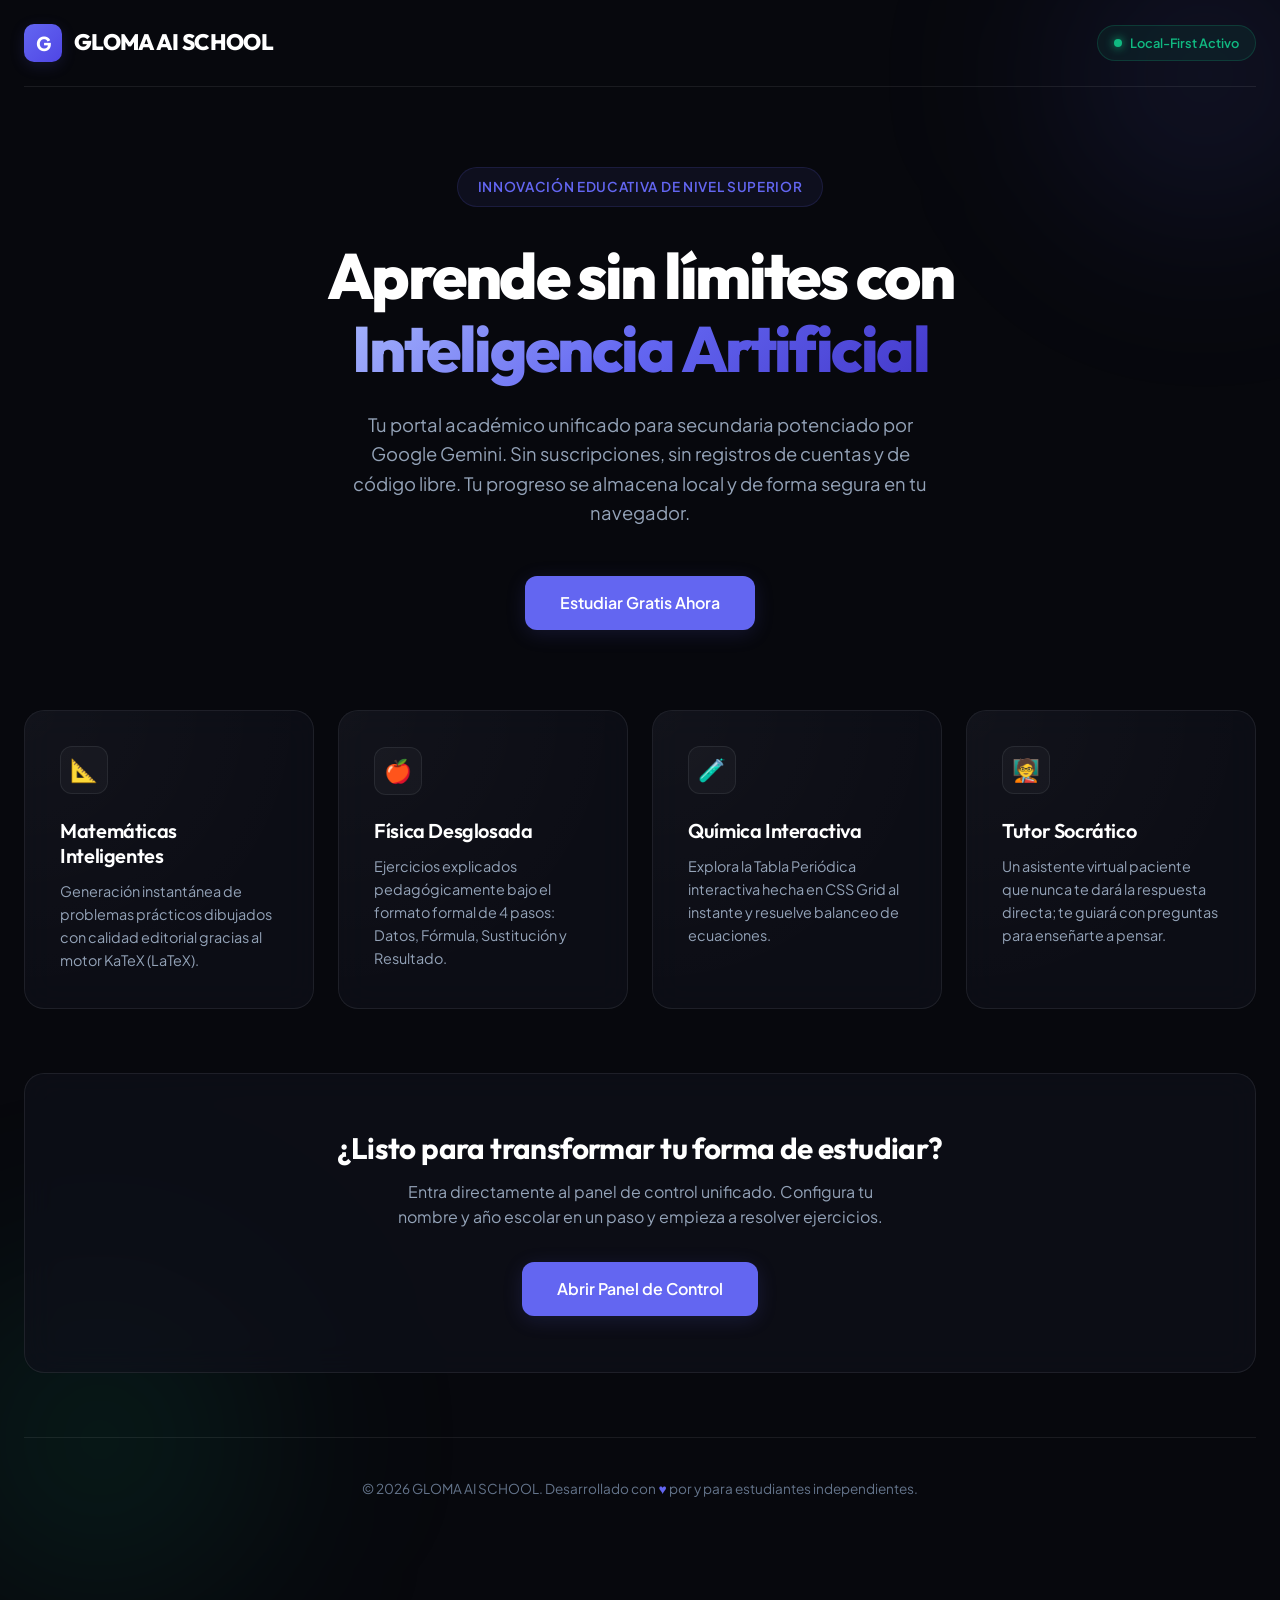
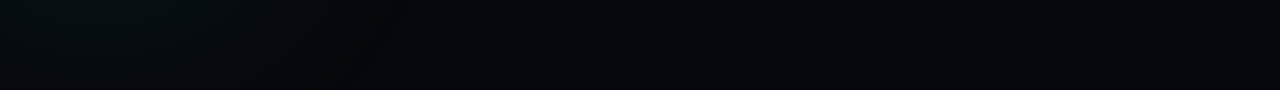
<file: index.html>
<!DOCTYPE html>
<html lang="es">
<head>
  <meta charset="UTF-8">
  <meta name="viewport" content="width=device-width, initial-scale=1.0">
  <title>GLOMA AI SCHOOL - Plataforma de Aprendizaje Premium Local-First</title>
  <meta name="description" content="Una plataforma escolar inteligente de última generación 100% gratuita y libre de registro, impulsada por Google Gemini 1.5 Flash.">
  
  <!-- Tipografía Premium -->
  <link rel="preconnect" href="https://fonts.googleapis.com">
  <link rel="preconnect" href="https://fonts.gstatic.com" crossorigin>
  <link href="https://fonts.googleapis.com/css2?family=Outfit:wght@300;400;600;700;800&family=Plus+Jakarta+Sans:wght@300;400;600;700&display=swap" rel="stylesheet">
  
  <!-- Hojas de Estilo Modulares -->
  <link rel="stylesheet" href="public/styles/main.css">
  <link rel="stylesheet" href="public/styles/theme.css">
  <link rel="stylesheet" href="public/styles/landing.css">
  
  <!-- Control de Temas Rápido (Local-First) -->
  <script src="public/js/theme.js"></script>
</head>
<body class="landing-body">

  <div class="container">
    <!-- Header -->
    <header class="landing-header">
      <div class="logo-container">
        <div class="logo-badge">G</div>
        <div class="logo-text">GLOMA AI SCHOOL</div>
      </div>
      <div class="status-pill" id="platform-status">
        <div class="status-dot"></div>
        <span>Local-First Activo</span>
      </div>
    </header>

    <!-- Hero Section -->
    <section class="hero">
      <div class="badge-welcome">Innovación Educativa de Nivel Superior</div>
      <h1 id="landing-title">Aprende sin límites con <span>Inteligencia Artificial</span></h1>
      <p class="hero-desc">
        Tu portal académico unificado para secundaria potenciado por Google Gemini. 
        Sin suscripciones, sin registros de cuentas y de código libre. Tu progreso se almacena local y de forma segura en tu navegador.
      </p>
      <a href="dashboard.html" class="btn" id="btn-hero-cta">Estudiar Gratis Ahora</a>
    </section>

    <!-- Rejilla de Módulos (Características) -->
    <section class="landing-grid">
      <div class="card glass-panel" id="feature-math">
        <div class="card-icon">📐</div>
        <h3 class="card-title">Matemáticas Inteligentes</h3>
        <p class="card-desc">Generación instantánea de problemas prácticos dibujados con calidad editorial gracias al motor KaTeX (LaTeX).</p>
      </div>

      <div class="card glass-panel" id="feature-physics">
        <div class="card-icon">🍎</div>
        <h3 class="card-title">Física Desglosada</h3>
        <p class="card-desc">Ejercicios explicados pedagógicamente bajo el formato formal de 4 pasos: Datos, Fórmula, Sustitución y Resultado.</p>
      </div>

      <div class="card glass-panel" id="feature-chemistry">
        <div class="card-icon">🧪</div>
        <h3 class="card-title">Química Interactiva</h3>
        <p class="card-desc">Explora la Tabla Periódica interactiva hecha en CSS Grid al instante y resuelve balanceo de ecuaciones.</p>
      </div>

      <div class="card glass-panel" id="feature-tutor">
        <div class="card-icon">🧑‍🏫</div>
        <h3 class="card-title">Tutor Socrático</h3>
        <p class="card-desc">Un asistente virtual paciente que nunca te dará la respuesta directa; te guiará con preguntas para enseñarte a pensar.</p>
      </div>
    </section>

    <!-- Caja de Conversión de Acción Principal -->
    <section class="action-container glass-panel" id="cta-block">
      <h2 class="action-title">¿Listo para transformar tu forma de estudiar?</h2>
      <p class="action-desc">
        Entra directamente al panel de control unificado. Configura tu nombre y año escolar en un paso y empieza a resolver ejercicios.
      </p>
      <a href="dashboard.html" class="btn" id="btn-cta-enter">Abrir Panel de Control</a>
    </section>

    <!-- Footer -->
    <footer class="landing-footer">
      <p>&copy; 2026 GLOMA AI SCHOOL. Desarrollado con <span>♥</span> por y para estudiantes independientes.</p>
    </footer>
  </div>

</body>
</html>
</file>
<file: public/styles/main.css>
/* main.css - Core CSS Reset, Fonts & Utilities */
:root {
  --font-title: 'Outfit', -apple-system, BlinkMacSystemFont, "Segoe UI", Roboto, sans-serif;
  --font-body: 'Plus Jakarta Sans', -apple-system, BlinkMacSystemFont, "Segoe UI", Roboto, sans-serif;
  --transition-fast: 0.2s cubic-bezier(0.4, 0, 0.2, 1);
  --transition-normal: 0.3s cubic-bezier(0.4, 0, 0.2, 1);
  --transition-slow: 0.5s cubic-bezier(0.4, 0, 0.2, 1);
  --radius-sm: 8px;
  --radius-md: 12px;
  --radius-lg: 20px;
  --radius-xl: 28px;
  --radius-full: 9999px;
  --shadow-sm: 0 2px 8px rgba(0, 0, 0, 0.05);
  --shadow-md: 0 8px 24px rgba(0, 0, 0, 0.1);
  --shadow-lg: 0 16px 40px rgba(0, 0, 0, 0.15);
  --glass-blur: 16px;
  --sidebar-width: 280px;
  --header-height: 80px;
}

/* Reset Estándar */
*, *::before, *::after {
  box-sizing: border-box;
  margin: 0;
  padding: 0;
}

html {
  scroll-behavior: smooth;
  font-size: 16px;
  -webkit-font-smoothing: antialiased;
  -moz-osx-font-smoothing: grayscale;
}

body {
  font-family: var(--font-body);
  background-color: var(--bg-primary);
  color: var(--text-primary);
  line-height: 1.6;
  min-height: 100vh;
  transition: background-color var(--transition-normal), color var(--transition-normal);
  overflow-x: hidden;
}

/* Tipografía de Encabezados */
h1, h2, h3, h4, h5, h6 {
  font-family: var(--font-title);
  font-weight: 700;
  line-height: 1.25;
  color: var(--text-title);
  letter-spacing: -0.02em;
}

/* Scrollbar Personalizado Premium */
::-webkit-scrollbar {
  width: 8px;
  height: 8px;
}

::-webkit-scrollbar-track {
  background: var(--bg-primary);
}

::-webkit-scrollbar-thumb {
  background: var(--border-color);
  border-radius: var(--radius-full);
  border: 2px solid var(--bg-primary);
}

::-webkit-scrollbar-thumb:hover {
  background: var(--primary);
}

/* Utilidades generales */
.container {
  width: 100%;
  max-width: 1280px;
  margin-right: auto;
  margin-left: auto;
  padding-right: 1.5rem;
  padding-left: 1.5rem;
}

.text-gradient {
  background: var(--gradient-primary);
  -webkit-background-clip: text;
  -webkit-text-fill-color: transparent;
}

.glass-panel {
  background: var(--bg-card);
  border: 1px solid var(--border-color);
  backdrop-filter: blur(var(--glass-blur));
  -webkit-backdrop-filter: blur(var(--glass-blur));
  border-radius: var(--radius-lg);
}

/* Clases de Visibilidad e Interacción */
.hidden {
  display: none !important;
}

button, a {
  cursor: pointer;
  font-family: inherit;
  text-decoration: none;
  transition: all var(--transition-fast);
}

button:focus, a:focus {
  outline: none;
}
</file>
<file: public/styles/theme.css>
/* theme.css - Light Mode & Dark Mode Color Palettes */

/* ========================================================
   1. TEMA OSCURO (Por defecto)
   ======================================================== */
:root {
  --bg-primary: #07080d;
  --bg-secondary: #0f111a;
  --bg-card: rgba(15, 17, 26, 0.7);
  --border-color: rgba(255, 255, 255, 0.08);
  
  --text-title: #ffffff;
  --text-primary: #e2e8f0;
  --text-secondary: #94a3b8;
  --text-muted: #64748b;
  
  --primary: #6366f1; /* Indigo */
  --primary-hover: #4f46e5;
  --primary-glow: rgba(99, 102, 241, 0.15);
  
  --accent: #10b981; /* Esmeralda / Verde */
  --accent-hover: #059669;
  --accent-glow: rgba(16, 185, 129, 0.15);
  
  --danger: #ef4444;
  --danger-glow: rgba(239, 68, 68, 0.1);

  --gradient-primary: linear-gradient(135deg, #a5b4fc 0%, #6366f1 50%, #4338ca 100%);
  --gradient-card: radial-gradient(circle at top left, rgba(255, 255, 255, 0.03), transparent 70%);
  --sidebar-active-bg: rgba(99, 102, 241, 0.12);
  --modal-bg: rgba(15, 17, 26, 0.95);
}

/* ========================================================
   2. TEMA CLARO
   ======================================================== */
[data-theme="light"] {
  --bg-primary: #f8fafc;
  --bg-secondary: #f1f5f9;
  --bg-card: rgba(255, 255, 255, 0.75);
  --border-color: rgba(0, 0, 0, 0.06);
  
  --text-title: #0f172a;
  --text-primary: #334155;
  --text-secondary: #64748b;
  --text-muted: #94a3b8;
  
  --primary: #4f46e5; /* Indigo un poco más oscuro */
  --primary-hover: #4338ca;
  --primary-glow: rgba(79, 70, 229, 0.1);
  
  --accent: #059669; /* Esmeralda oscuro */
  --accent-hover: #047857;
  --accent-glow: rgba(5, 150, 105, 0.1);
  
  --danger: #dc2626;
  --danger-glow: rgba(220, 38, 38, 0.08);

  --gradient-primary: linear-gradient(135deg, #4f46e5 0%, #3b82f6 100%);
  --gradient-card: radial-gradient(circle at top left, rgba(0, 0, 0, 0.01), transparent 70%);
  --sidebar-active-bg: rgba(79, 70, 229, 0.08);
  --modal-bg: rgba(255, 255, 255, 0.98);
}
</file>
<file: public/styles/landing.css>
/* landing.css - Estilos específicos de la Landing Page */

.landing-body {
  position: relative;
}

/* Fondo decorativo animado */
.landing-body::before {
  content: '';
  position: absolute;
  width: 450px;
  height: 450px;
  background: radial-gradient(circle, var(--primary-glow) 0%, transparent 70%);
  top: -150px;
  right: -150px;
  z-index: -1;
  filter: blur(80px);
  pointer-events: none;
}

.landing-body::after {
  content: '';
  position: absolute;
  width: 500px;
  height: 500px;
  background: radial-gradient(circle, var(--accent-glow) 0%, transparent 70%);
  bottom: -150px;
  left: -150px;
  z-index: -1;
  filter: blur(90px);
  pointer-events: none;
}

/* Header */
.landing-header {
  display: flex;
  justify-content: space-between;
  align-items: center;
  padding: 1.5rem 0;
  border-bottom: 1px solid var(--border-color);
}

.logo-container {
  display: flex;
  align-items: center;
  gap: 0.75rem;
}

.logo-badge {
  background: linear-gradient(135deg, var(--primary) 0%, var(--primary-hover) 100%);
  width: 38px;
  height: 38px;
  border-radius: 10px;
  display: flex;
  align-items: center;
  justify-content: center;
  font-weight: 800;
  font-size: 1.2rem;
  color: #fff;
  box-shadow: 0 4px 15px var(--primary-glow);
}

.logo-text {
  font-family: var(--font-title);
  font-size: 1.4rem;
  font-weight: 800;
  letter-spacing: -0.03em;
  color: var(--text-title);
}

.status-pill {
  background: rgba(16, 185, 129, 0.08);
  border: 1px solid rgba(16, 185, 129, 0.2);
  color: var(--accent);
  padding: 0.4rem 1rem;
  border-radius: var(--radius-full);
  font-size: 0.8rem;
  font-weight: 600;
  display: flex;
  align-items: center;
  gap: 0.5rem;
}

.status-dot {
  width: 8px;
  height: 8px;
  border-radius: 50%;
  background-color: var(--accent);
  box-shadow: 0 0 10px var(--accent);
  animation: pulse-dot 2s infinite;
}

/* Hero Section */
.hero {
  text-align: center;
  padding: 5rem 1rem;
  max-width: 800px;
  margin: 0 auto;
}

.badge-welcome {
  background: rgba(99, 102, 241, 0.08);
  border: 1px solid rgba(99, 102, 241, 0.15);
  color: var(--primary);
  padding: 0.5rem 1.2rem;
  border-radius: var(--radius-full);
  font-size: 0.85rem;
  font-weight: 600;
  display: inline-block;
  margin-bottom: 2rem;
  text-transform: uppercase;
  letter-spacing: 0.05em;
}

.hero h1 {
  font-size: 4rem;
  font-weight: 800;
  line-height: 1.15;
  letter-spacing: -0.04em;
  margin-bottom: 1.5rem;
}

.hero h1 span {
  background: var(--gradient-primary);
  -webkit-background-clip: text;
  -webkit-text-fill-color: transparent;
}

.hero-desc {
  font-size: 1.15rem;
  color: var(--text-secondary);
  margin-bottom: 3rem;
  max-width: 600px;
  margin-left: auto;
  margin-right: auto;
}

/* Grid de Tarjetas de Características */
.landing-grid {
  display: grid;
  grid-template-columns: repeat(auto-fit, minmax(250px, 1fr));
  gap: 1.5rem;
  margin-bottom: 4rem;
}

.card {
  padding: 2.2rem;
  position: relative;
  overflow: hidden;
  transition: all var(--transition-normal);
}

.card::before {
  content: '';
  position: absolute;
  inset: 0;
  background: var(--gradient-card);
  opacity: 0.8;
  pointer-events: none;
}

.card-icon {
  background: rgba(255, 255, 255, 0.03);
  width: 48px;
  height: 48px;
  border-radius: var(--radius-md);
  display: flex;
  align-items: center;
  justify-content: center;
  font-size: 1.4rem;
  color: var(--primary);
  margin-bottom: 1.5rem;
  border: 1px solid var(--border-color);
}

.card-title {
  font-size: 1.25rem;
  font-weight: 600;
  margin-bottom: 0.75rem;
}

.card-desc {
  font-size: 0.9rem;
  color: var(--text-secondary);
}

/* Sección de Acción Principal */
.action-container {
  padding: 3.5rem;
  text-align: center;
  margin-bottom: 4rem;
  position: relative;
  overflow: hidden;
}

.action-title {
  font-size: 1.85rem;
  font-weight: 700;
  margin-bottom: 0.75rem;
}

.action-desc {
  color: var(--text-secondary);
  margin-bottom: 2rem;
  max-width: 500px;
  margin-left: auto;
  margin-right: auto;
}

.btn {
  font-weight: 600;
  font-size: 1rem;
  color: #fff !important;
  background: var(--primary);
  padding: 0.9rem 2.2rem;
  border: none;
  border-radius: var(--radius-md);
  box-shadow: 0 4px 20px var(--primary-glow);
  display: inline-block;
  text-align: center;
}

.btn:hover {
  transform: translateY(-2px);
  background: var(--primary-hover);
  box-shadow: 0 6px 25px rgba(99, 102, 241, 0.35);
}

/* Footer */
.landing-footer {
  text-align: center;
  padding: 2.5rem 0;
  border-top: 1px solid var(--border-color);
  color: var(--text-muted);
  font-size: 0.85rem;
}

.landing-footer span {
  color: var(--primary);
}

/* Animaciones */
@keyframes pulse-dot {
  0%, 100% {
    opacity: 1;
    transform: scale(1);
  }
  50% {
    opacity: 0.4;
    transform: scale(0.85);
  }
}

/* Adaptabilidad Móvil */
@media (max-width: 768px) {
  .hero h1 {
    font-size: 2.8rem;
  }
  .hero {
    padding: 3rem 0;
  }
  .action-container {
    padding: 2rem;
  }
}
</file>
